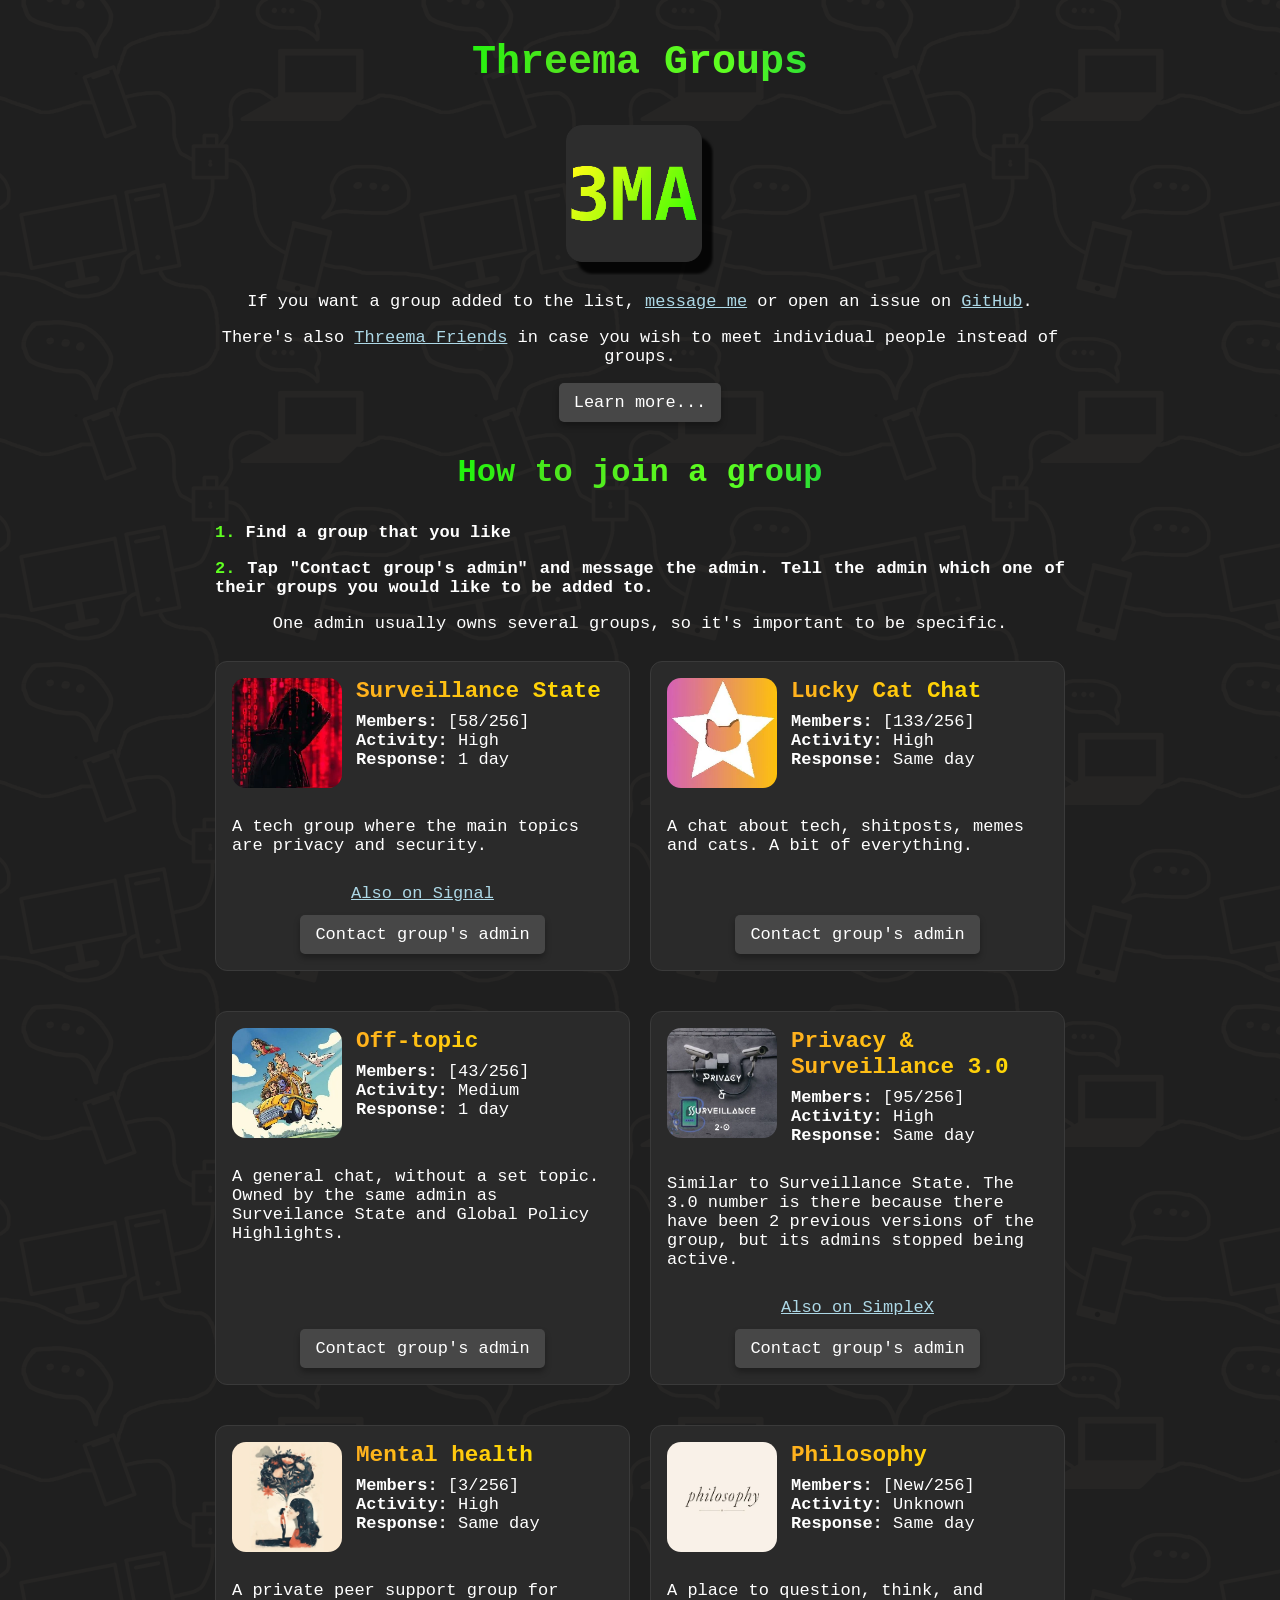
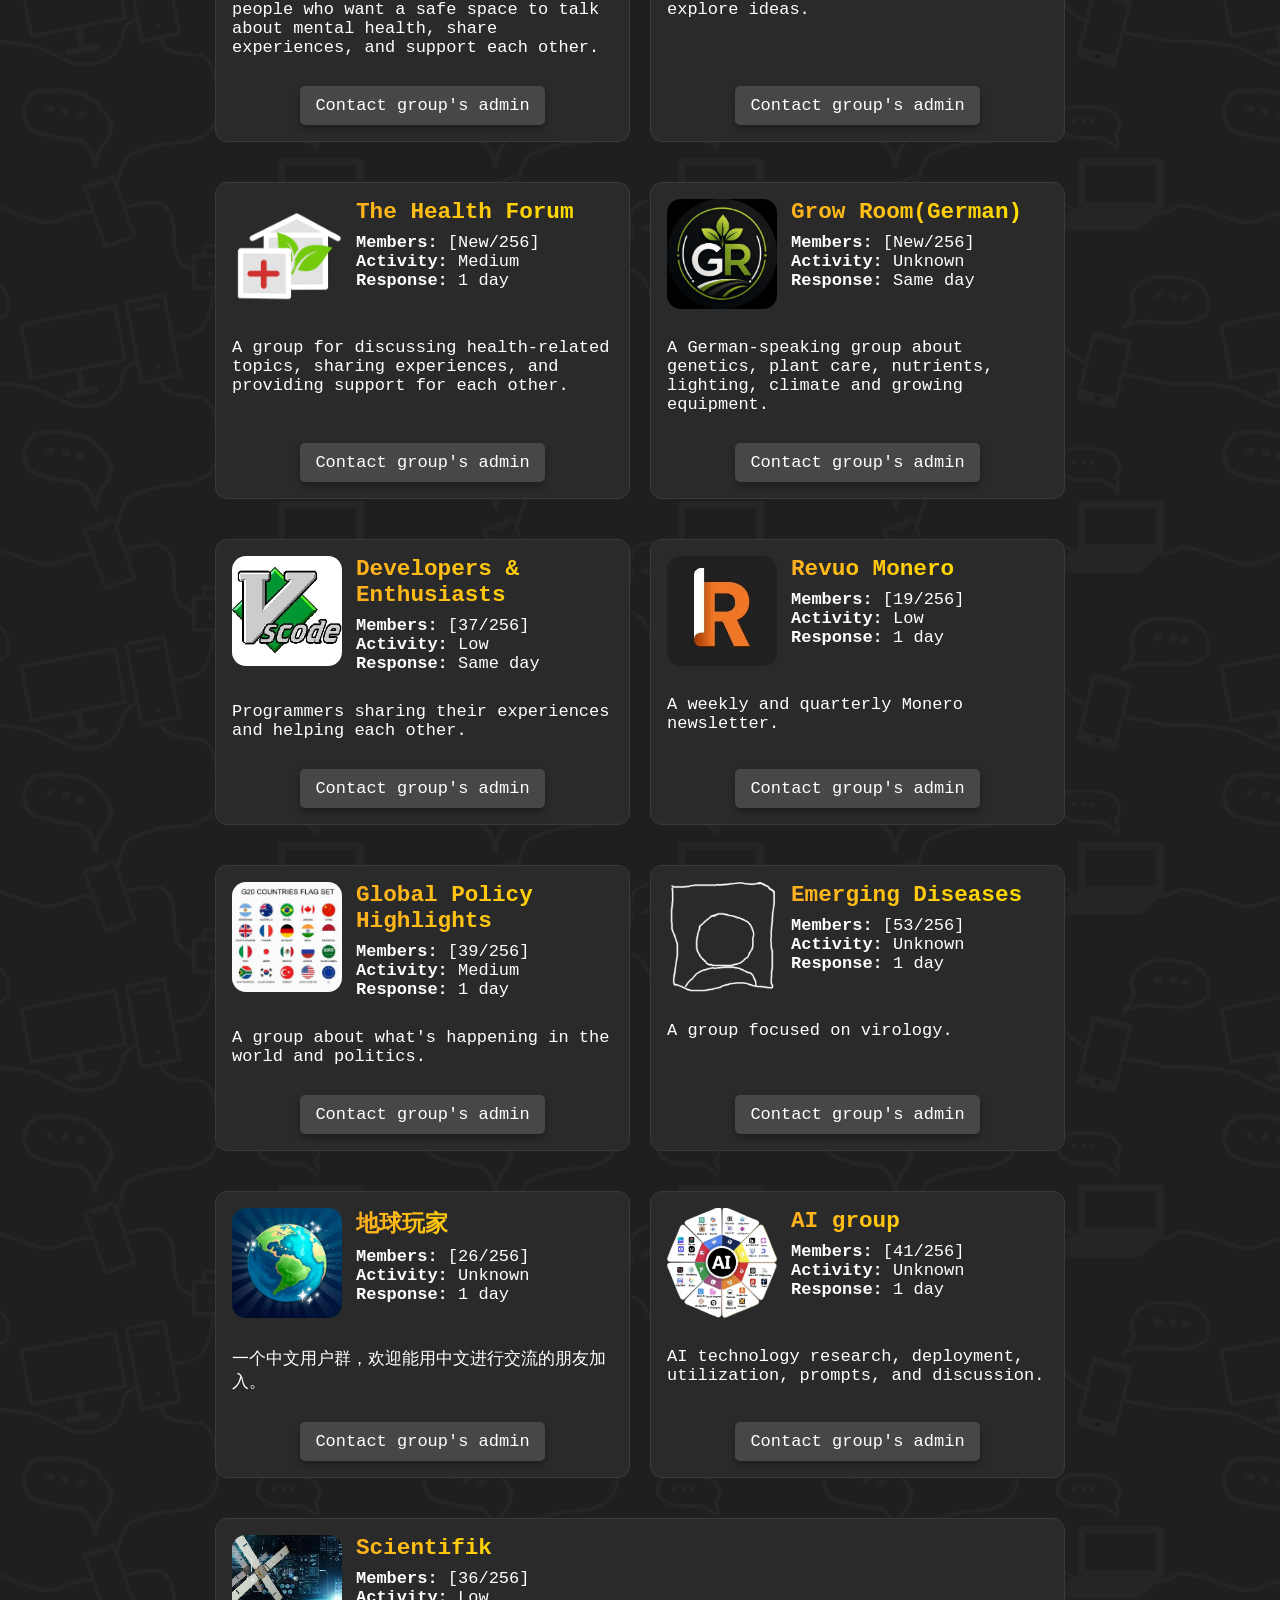
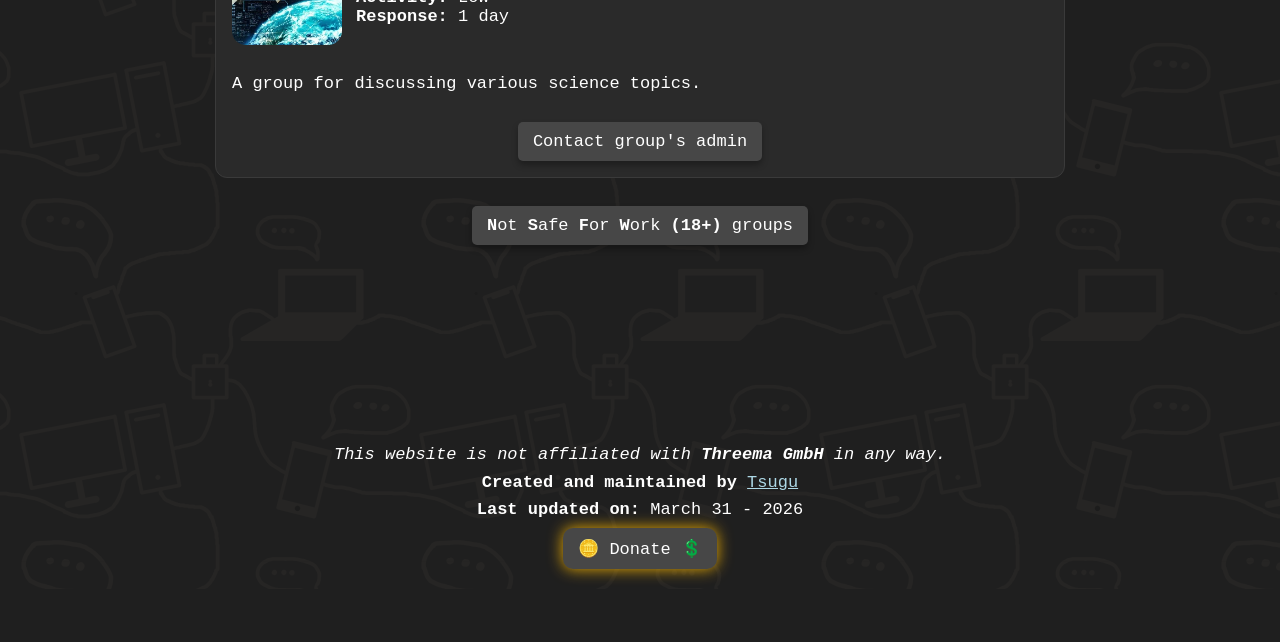
<file: index.html>
<!DOCTYPE html>
<html lang=en>
    <head>
        <title>Threema Groups - List of every public group</title>
        <meta charset="utf-8"/>
        <link rel="icon" type="image/x-icon" href="3ma.png">
        <link rel='stylesheet' type='text/css' href='style.css'>
        <meta name="viewport" content="width=device-width, initial-scale=1">
        <meta name='description' content='A curated list of groups on the messaging app Threema. Anyone can submit their own Threema group too. All of the groups listed here are active and rated. Public threema group list.'>
        <meta property="og:title" content="Threema Groups">
        <meta property="og:description" content="A curated list of groups on the messaging app Threema. Anyone can submit their own Threema group too. All of the groups listed here are active.">
        <meta property="og:image" content="/3ma.png">
        <meta property="og:url" content="https://threemagroups.xyz">
        <meta property="og:type" content="website">
        <meta property="og:locale" content="en_US">
    </head>
<body>
    <!-- ANNOUNCEMENTS CAN BE PUT HERE
    <hr>
    <p class="kontakt">Just a test</p>
    <hr> 
    -->
    <main>
    <h1>Threema Groups</h1>
        
    <a href="https://threema.ch" target="_blank" rel="noopener noreferrer">
        <img src="3ma2.png" alt="Threema logo" width="auto" height="150" class="logo">
    </a>
    <div class="kontakt">
        <p>If you want a group added to the list, <a href="https://threema.id/33SUHC8P">message me</a> or open an issue on <a href="https://github.com/Tsu-gu/Tsu-gu.github.io">GitHub</a>.</p>
        <p>There's also <a href="https://threema.notion.site/" target="_blank" rel="noopener noreferrer">Threema Friends</a> in case you wish to meet individual people instead of groups.</p>
        <p><a href="learn.html" class="join-button">Learn more...</a></p>
    </div>
    <h2>How to join a group</h2>
    <p class="allign"><b><span class="step-number">1.</span> Find a group that you like</b></p>
    <p class="allign"><b><span class="step-number">2.</span> Tap "Contact group's admin" and message the admin. Tell the admin which one of their groups you would like to be added to.</b></p>
    <p class="kontakt">One admin usually owns several groups, so it's important to be specific.</p>
    <br>

    <!--The groups-->
    <div class="groups-container">

        <div class="group-item">
            <div class="group-top">
                <img src="surveillance-state.webp" alt="Surveillance State group icon">
                <div class="group-info">
                    <h3>Surveillance State</h3>
                    <div class="group-badges">
                        <span><b>Members:</b> [58/256]</span><br>
                        <span><b>Activity:</b> High</span><br>
                        <span class="badge badge-response"><b>Response:</b> 1 day</span>
                    </div>
                </div>
            </div>
            <p class="group-description">A tech group where the main topics are privacy and security.</p>
             <a href="https://signal.group/#CjQKIJ3IiLZ9-aUqyYBr_i8EV7pGhBeTYyT1BIAvtIGKzbHVEhBHFgOkX8JBk3SOwz6CMdCt">Also on Signal</a>

            <div class="group-buttons">
                <a href="https://threema.id/XENJFKT6" class="join-button">Contact group's admin</a>
            </div>
        </div>

        <div class="group-item">
            <div class="group-top">
                <img src="luckycat.webp" alt="Lucky Cat Chat group icon">
                <div class="group-info">
                    <h3>Lucky Cat Chat</h3>
                    <div class="group-badges">
                        <span><b>Members:</b> [133/256]</span><br>
                        <span><b>Activity:</b> High</span><br>
                        <span><b>Response:</b> Same day</span>
                    </div>
                </div>
            </div>
            <p class="group-description">A chat about tech, shitposts, memes and cats. A bit of everything.</p>
            <div class="group-buttons">
                <a href="https://threema.id/6CH24JJE" class="join-button">Contact group's admin</a>
            </div>
        </div>

        <div class="group-item">
            <div class="group-top">
                <img src="offtopic.webp" alt="Off-topic group icon">
                <div class="group-info">
                    <h3>Off-topic</h3>
                    <div class="group-badges">
                        <span><b>Members:</b> [43/256]</span><br>
                        <span><b>Activity:</b> Medium</span><br>
                        <span><b>Response:</b> 1 day</span>
                    </div>
                </div>
            </div>
            <p class="group-description">A general chat, without a set topic. Owned by the same admin as Surveilance State and Global Policy Highlights.</p>
            <div class="group-buttons">
                <a href="https://threema.id/XENJFKT6" class="join-button">Contact group's admin</a>
            </div>
        </div>

        <div class="group-item">
            <div class="group-top">
                <img src="privacyandsurveillance2.webp" alt="Privacy & Surveillance 3.0 group icon">
                <div class="group-info">
                    <h3>Privacy & Surveillance 3.0</h3>
                    <div class="group-badges">
                        <span><b>Members:</b> [95/256]</span><br>
                        <span><b>Activity:</b> High</span><br>
                        <span><b>Response:</b> Same day</span>
                    </div>
                </div>
            </div>
            <p class="group-description">Similar to Surveillance State. The 3.0 number is there because there have been 2 previous versions of the group, but its admins stopped being active.</p>
            <a href="https://simplex.chat/contact#/?v=2-7&smp=smp%3A%2F%2FSkIkI6EPd2D63F4xFKfHk7I1UGZVNn6k1QWZ5rcyr6w%3D%40smp9.simplex.im%2F7tQeFm8Q25305GTp-2w-tF2iyi367_wj%23%2F%3Fv%3D1-3%26dh%3DMCowBQYDK2VuAyEARY97VbjF5By0NPeYfqQEEDjyMCYKaROUF5-73P0Fvh8%3D%26srv%3Djssqzccmrcws6bhmn77vgmhfjmhwlyr3u7puw4erkyoosywgl67slqqd.onion">Also on SimpleX</a>
            <div class="group-buttons">
                <a href="https://threema.id/S6WK7SK3" class="join-button">Contact group's admin</a>
                
            </div>
        </div>
        <div class="group-item">
            <div class="group-top">
                <img src="mentalhealth.webp" alt="Mental health group icon">
                <div class="group-info">
                    <h3>Mental health</h3>
                    <div class="group-badges">
                        <span><b>Members:</b> [3/256]</span><br>
                        <span><b>Activity:</b> High</span><br>
                        <span><b>Response:</b> Same day</span>
                    </div>
                </div>
            </div>
            <p class="group-description">A private peer support group for people who want a safe space to talk about mental health, share experiences, and support each other.</p>
            <div class="group-buttons">
                <a href="https://threema.id/KRZ38WDE" class="join-button">Contact group's admin</a>
            </div>
        </div>
        <div class="group-item">
            <div class="group-top">
                <img src="philosphy.webp" alt="Developers & Enthusiasts group icon">
                <div class="group-info">
                    <h3>Philosophy</h3>
                    <div class="group-badges">
                        <span><b>Members:</b> [New/256]</span><br>
                        <span><b>Activity:</b> Unknown</span><br>
                        <span><b>Response:</b> Same day</span>
                    </div>
                </div>
            </div>
            <p class="group-description">A place to question, think, and explore ideas.
</p>
            <div class="group-buttons">
                <a href="https://threema.id/DYYVR2EM" class="join-button">Contact group's admin</a>
            </div>
        </div>
        <div class="group-item">
            <div class="group-top">
                <img src="health.png" alt="Health group icon">
                <div class="group-info">
                    <h3>The Health Forum</h3>
                    <div class="group-badges">
                        <span><b>Members:</b> [New/256]</span><br>
                        <span><b>Activity:</b> Medium</span><br>
                        <span><b>Response:</b> 1 day</span>
                    </div>
                </div>
            </div>
            <p class="group-description">A group for discussing health-related topics, sharing experiences, and providing support for each other.</p>
            <div class="group-buttons">
                <a href="https://threema.id/BASW6UXD" class="join-button">Contact group's admin</a>
            </div>
        </div>
 
        
        <div class="group-item">
            <div class="group-top">
                <img src="garden.jpg" alt="Developers & Enthusiasts group icon">
                <div class="group-info">
                    <h3>Grow Room(German)</h3>
                    <div class="group-badges">
                        <span><b>Members:</b> [New/256]</span><br>
                        <span><b>Activity:</b> Unknown</span><br>
                        <span><b>Response:</b> Same day</span>
                    </div>
                </div>
            </div>
            <p class="group-description">A German-speaking group about genetics, plant care, nutrients, lighting, climate and growing equipment.</p>
            <div class="group-buttons">
                <a href="https://threema.id/AF9ENXMU" class="join-button">Contact group's admin</a>
            </div>
        </div>
<div class="group-item">
            <div class="group-top">
                <img src="developers.webp" alt="Developers & Enthusiasts group icon">
                <div class="group-info">
                    <h3>Developers & Enthusiasts</h3>
                    <div class="group-badges">
                        <span><b>Members:</b> [37/256]</span><br>
                        <span><b>Activity:</b> Low</span><br>
                        <span><b>Response:</b> Same day</span>
                    </div>
                </div>
            </div>
            <p class="group-description">Programmers sharing their experiences and helping each other.</p>
            <div class="group-buttons">
                <a href="https://threema.id/FE7JUSWZ" class="join-button">Contact group's admin</a>
            </div>
        </div>
        <div class="group-item">
            <div class="group-top">
                <img src="revuo.webp" alt="Revuo Monero group icon">
                <div class="group-info">
                    <h3>Revuo Monero</h3>
                    <div class="group-badges">
                        <span><b>Members:</b> [19/256]</span><br>
                        <span><b>Activity:</b> Low</span><br>
                        <span><b>Response:</b> 1 day</span>
                    </div>
                </div>
            </div>
            <p class="group-description">A weekly and quarterly Monero newsletter.</p>
            <div class="group-buttons">
                <a href="https://threema.id/Y99DFWMR" class="join-button">Contact group's admin</a>
            </div>
        </div>

        <div class="group-item">
            <div class="group-top">
                <img src="global.webp" alt="Global Policy Highlights group icon">
                <div class="group-info">
                    <h3>Global Policy Highlights</h3>
                    <div class="group-badges">
                        <span><b>Members:</b> [39/256]</span><br>
                        <span><b>Activity:</b> Medium</span><br>
                        <span><b>Response:</b> 1 day</span>
                    </div>
                </div>
            </div>
            <p class="group-description">A group about what's happening in the world and politics.</p>
            <div class="group-buttons">
                <a href="https://threema.id/XENJFKT6" class="join-button">Contact group's admin</a>
            </div>
        </div>

        <div class="group-item">
            <div class="group-top">
                <img src="empty.webp" alt="Emerging Diseases group icon">
                <div class="group-info">
                    <h3>Emerging Diseases</h3>
                    <div class="group-badges">
                        <span><b>Members:</b> [53/256]</span><br>
                        <span><b>Activity:</b> Unknown</span><br>
                        <span><b>Response:</b> 1 day</span>
                    </div>
                </div>
            </div>
            <p class="group-description">A group focused on virology.</p>
            <div class="group-buttons">
                <a href="https://threema.id/XENJFKT6" class="join-button">Contact group's admin</a>
            </div>
        </div>

        <div class="group-item">
            <div class="group-top">
                <img src="earth.webp" alt="地球玩家 group icon">
                <div class="group-info">
                    <h3>地球玩家</h3>
                    <div class="group-badges">
                        <span><b>Members:</b> [26/256]</span><br>
                        <span><b>Activity:</b> Unknown</span><br>
                        <span><b>Response:</b> 1 day</span>
                    </div>
                </div>
            </div>
            <p class="group-description">一个中文用户群，欢迎能用中文进行交流的朋友加入。</p>
            <div class="group-buttons">
                <a href="https://threema.id/XVFKDZXT" class="join-button">Contact group's admin</a>
            </div>
        </div>

        <div class="group-item">
            <div class="group-top">
                <img src="ai.webp" alt="AI group icon">
                <div class="group-info">
                    <h3>AI group</h3>
                    <div class="group-badges">
                        <span><b>Members:</b> [41/256]</span><br>
                        <span><b>Activity:</b> Unknown</span><br>
                        <span"><b>Response:</b> 1 day</span>
                    </div>
                </div>
            </div>
            <p class="group-description">AI technology research, deployment, utilization, prompts, and discussion.</p>
            <div class="group-buttons">
                <a href="https://threema.id/XVFKDZXT" class="join-button">Contact group's admin</a>
            </div>
        </div>

        <div class="group-item">
            <div class="group-top">
                <img src="scientifik.webp" alt="Scientifik group icon">
                <div class="group-info">
                    <h3>Scientifik</h3>
                    <div class="group-badges">
                        <span><b>Members:</b> [36/256]</span><br>
                        <span><b>Activity:</b> Low</span><br>
                        <span><b>Response:</b> 1 day</span>
                    </div>
                </div>
            </div>
            <p class="group-description">A group for discussing various science topics.</p>
            <div class="group-buttons">
                <a href="https://threema.id/XENJFKT6" class="join-button">Contact group's admin</a>
            </div>
        </div>



    </div>
                <p class="kontakt"><a href="nsfw.html" class="join-button"><b>N</b>ot <b>S</b>afe <b>F</b>or <b>W</b>ork <b>(18+)</b> groups</a></p>

    </main>

    <footer>
        <p class="kontakt"><i>This website is not affiliated with <b>Threema GmbH</b> in any way.</i></p>
        <p class="kontakt"><b>Created and maintained by </b><a href="https://tsugu.xyz">Tsugu</a></p>
        <p class="kontakt"><b>Last updated on:</b> March 31 - 2026</p>
        <div class="kontakt">
            <a href="tipjar.html" class="join-button-donate">
                <span class="spinning-coin">🪙</span> Donate <span class="spinning-coin">💲</span>
            </a>
        </div>
    </footer>
</body>
</html>
</file>
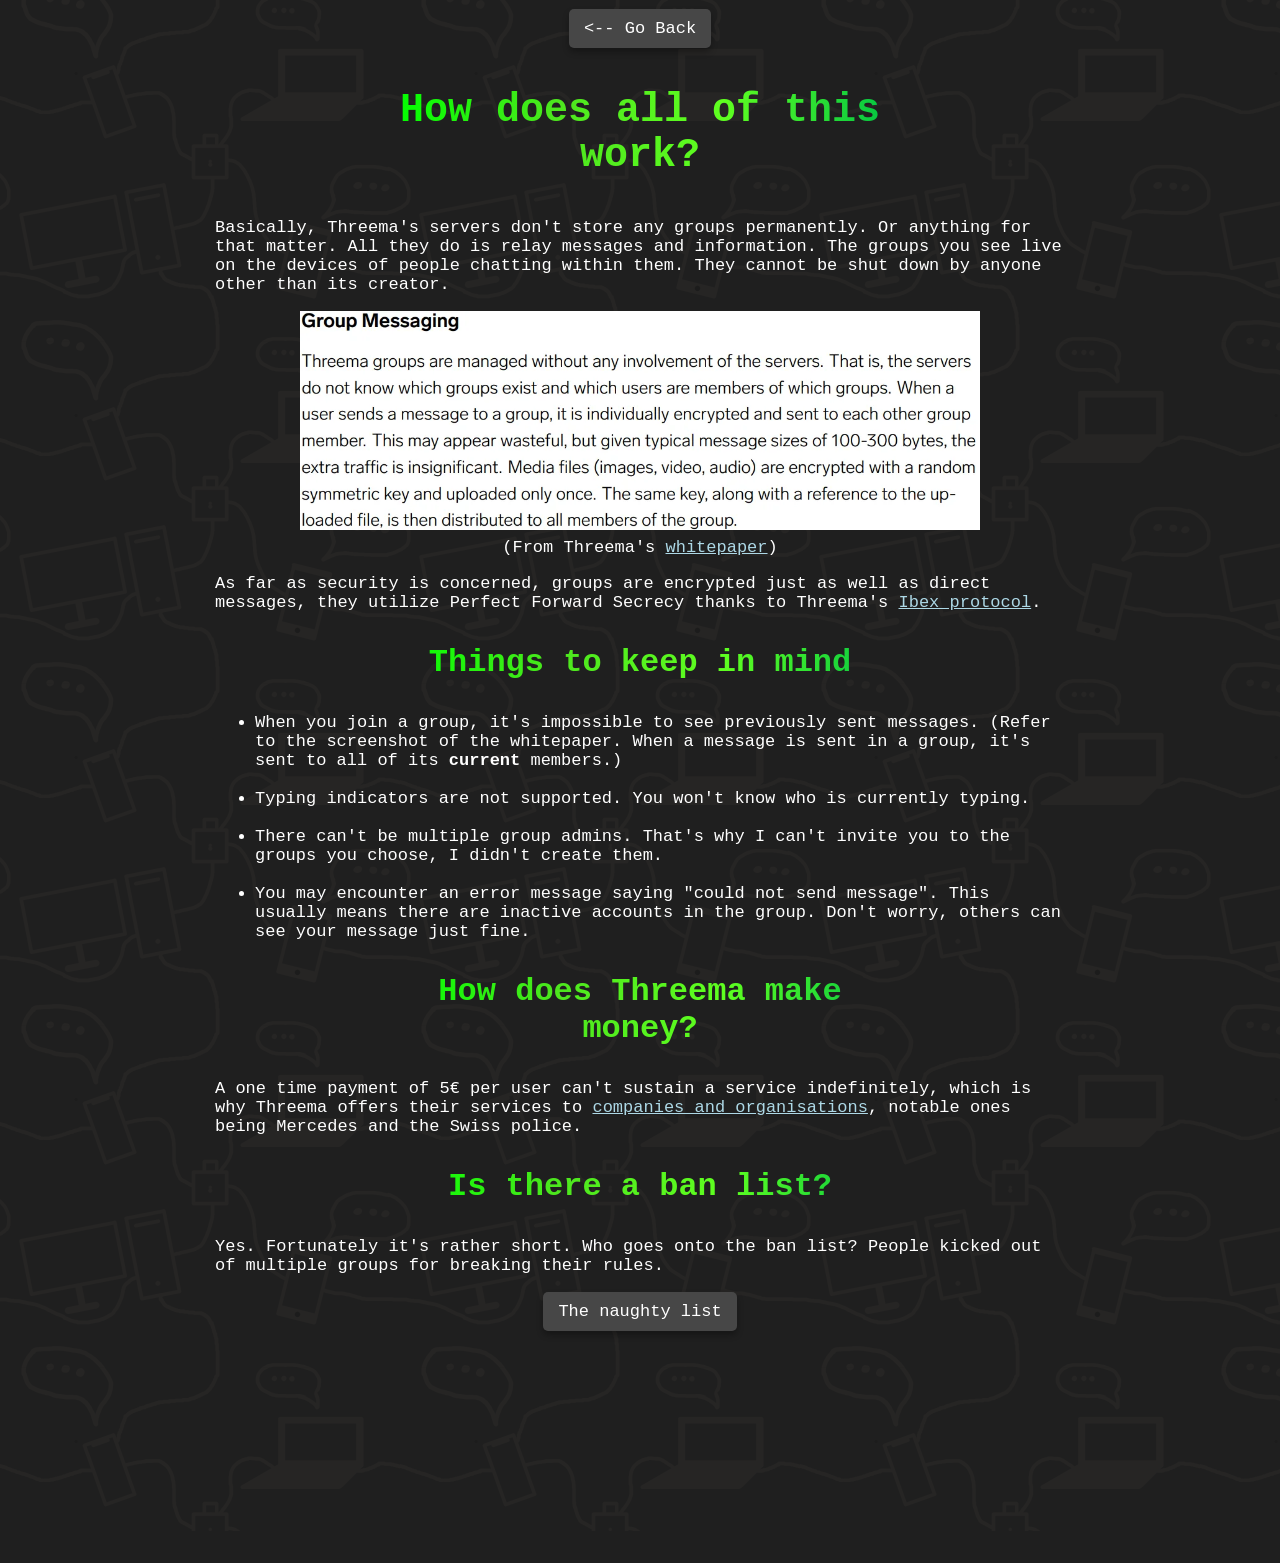
<file: learn.html>
<!DOCTYPE html>
<html lang=en>
    <head>
        <title>Learn more</title>
        <meta charset="utf-8"/>
        <link rel="icon" type="image/x-icon" href="3ma.png">
        <link rel='stylesheet' type='text/css' href='style.css'>
        <meta name="viewport" content="width=device-width, initial-scale=1">
        <meta name='description' content='Are you interested in Threema, and wonder how does all of this work? You have visited the right page.'>
        <meta property="og:title" content="Threema Groups">
        <meta property="og:description" content="Are you interested in Threema, and wonder how does all of this work? You have visited the right page.">
        <meta property="og:image" content="/3ma.png">
        <meta property="og:url" content="https://threemagroups.xyz">
        <meta property="og:type" content="website">
        <meta property="og:locale" content="en_US">
    </head>
<body>


    <main>
        <p class="kontakt"><a href="index.html" class="join-button">&#60;-- Go Back</a></p>

    <h1>How does all of this work?</h1>
        
    <p>Basically, Threema's servers don't store any groups permanently. Or anything for that matter. All they do is relay messages and information. The groups you see live on the devices of people chatting within them. They cannot be shut down by anyone other than its creator.</p>
  <img src="whitepaper1.webp" class="imgmobile80">
  <p class="kontakt">(From Threema's <a href="https://threema.ch/press-files/2_documentation/cryptography_whitepaper.pdf">whitepaper</a>)</p>
    <p>As far as security is concerned, groups are encrypted just as well as direct messages, they utilize Perfect Forward Secrecy thanks to Threema's <a href="https://threema.ch/en/blog/posts/security-proof-ibex">Ibex protocol</a>.</p>

    <h2>Things to keep in mind</h2>
    <ul>
    <li>When you join a group, it's impossible to see previously sent messages. (Refer to the screenshot of the whitepaper. When a message is sent in a group, it's sent to all of its <b>current</b> members.)</li>
    <br>
    <li>Typing indicators are not supported. You won't know who is currently typing.</li>
    <br>
    <li>There can't be multiple group admins. That's why I can't invite you to the groups you choose, I didn't create them.</li>
    <br>
    <li>You may encounter an error message saying "could not send message". This usually means there are inactive accounts in the group. Don't worry, others can see your message just fine.</li>
</ul>

<h2>How does Threema make money?</h2>
<p>A one time payment of 5€ per user can't sustain a service indefinitely, which is why Threema offers their services to <a href="https://threema.ch/en/work/clients">companies and organisations</a>, notable ones being Mercedes and the Swiss police. </p>

<h2>Is there a ban list?</h2>
<p>Yes. Fortunately it's rather short. Who goes onto the ban list? People kicked out of multiple groups for breaking their rules.</p>
<p class="kontakt"><a href="https://monogr.ph/67765fbc4b66e978db7ee72f" class="join-button">The naughty list</a></p>
</main>
</body>
</html>
</file>
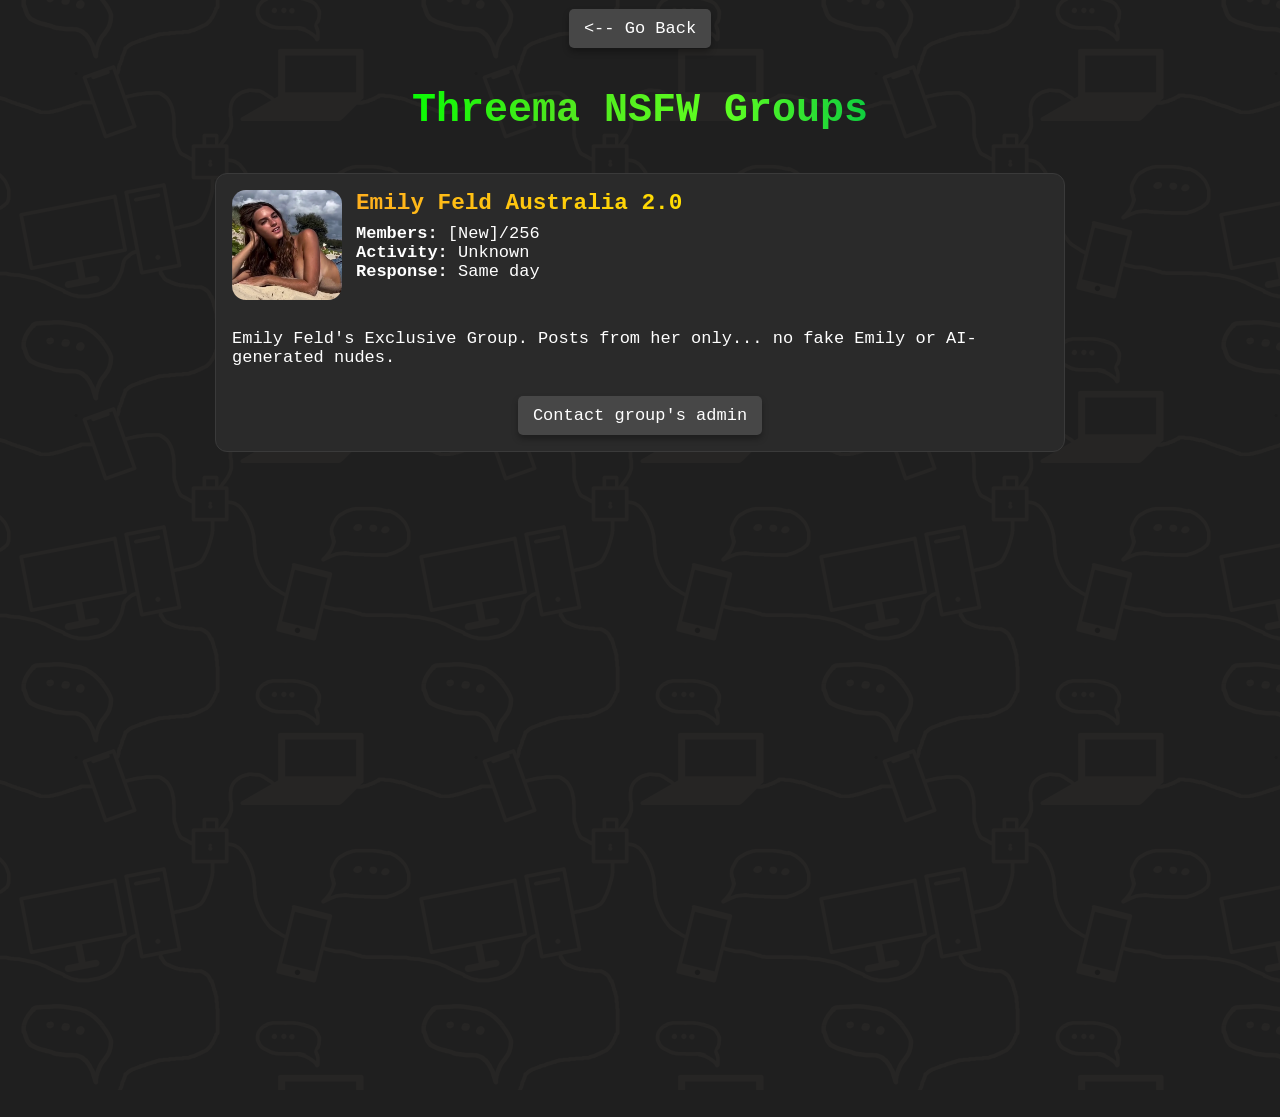
<file: nsfw.html>
<!DOCTYPE html>
<html lang=en>
    <head>
        <title>Threema Groups</title>
        <meta charset="utf-8"/>
        <link rel="icon" type="image/x-icon" href="3ma.png">
        <link rel='stylesheet' type='text/css' href='style.css'>
        <meta name="viewport" content="width=device-width, initial-scale=1">
        <meta name='description' content='A curated list of groups on the messaging app Threema. Anyone can submit their own Threema group too. All of the groups listed here are active and rated. Public threema group list.'>
    </head>

<body>
    <main>
        <p class="kontakt"><a href="index.html" class="join-button">&#60;-- Go Back</a></p>

    <h1>Threema NSFW Groups</h1>
  



<div class="groups-container">
<!-- <div class="group-item">
            <div class="group-top">
                <img src="afterdark.webp" alt="Surveillance State group icon">
                <div class="group-info">
                    <h3>After Dark</h3>
                    <div class="group-badges">
                        <span><b>Members:</b> 75/256</span><br>
                        <span><b>Activity:</b> High</span><br>
                        <span><b>Response:</b> Same day</span>
                    </div>
                </div>
            </div>
            <p class="group-description">A group where you can talk about adult topics. Friendly reminder that this is not pornhub and if you expect people to spam porn just for you, you will have a terrible time.</p>

            <div class="group-buttons">
                <a href="https://threema.id/33SUHC8P" class="join-button">Contact group's admin</a>
            </div>
        </div> -->
<div class="group-item">
            <div class="group-top">
                <img src="nsfw2.jpeg" alt="Surveillance State group icon">
                <div class="group-info">
                    <h3>Emily Feld Australia 2.0</h3>
                    <div class="group-badges">
                        <span><b>Members:</b> [New]/256</span><br>
                        <span><b>Activity:</b> Unknown</span><br>
                        <span><b>Response:</b> Same day</span>
                    </div>
                </div>
            </div>
            <p class="group-description">Emily Feld's Exclusive Group. Posts from her only... no fake Emily or AI-generated nudes.</p>

            <div class="group-buttons">
                <a href="https://threema.id/SR3MFT8S" class="join-button">Contact group's admin</a>
            </div>
        </div>


</div>




<br>
<br>
<br>
<br>
<br>
<br>
<br>
<br>
<br>
<br>
<br>
<br>
<br>
<br>
<br>
<br>
<br>
<br>
<br>
<br>
<br>
<br>


   </main>
</body>
</html>
</file>
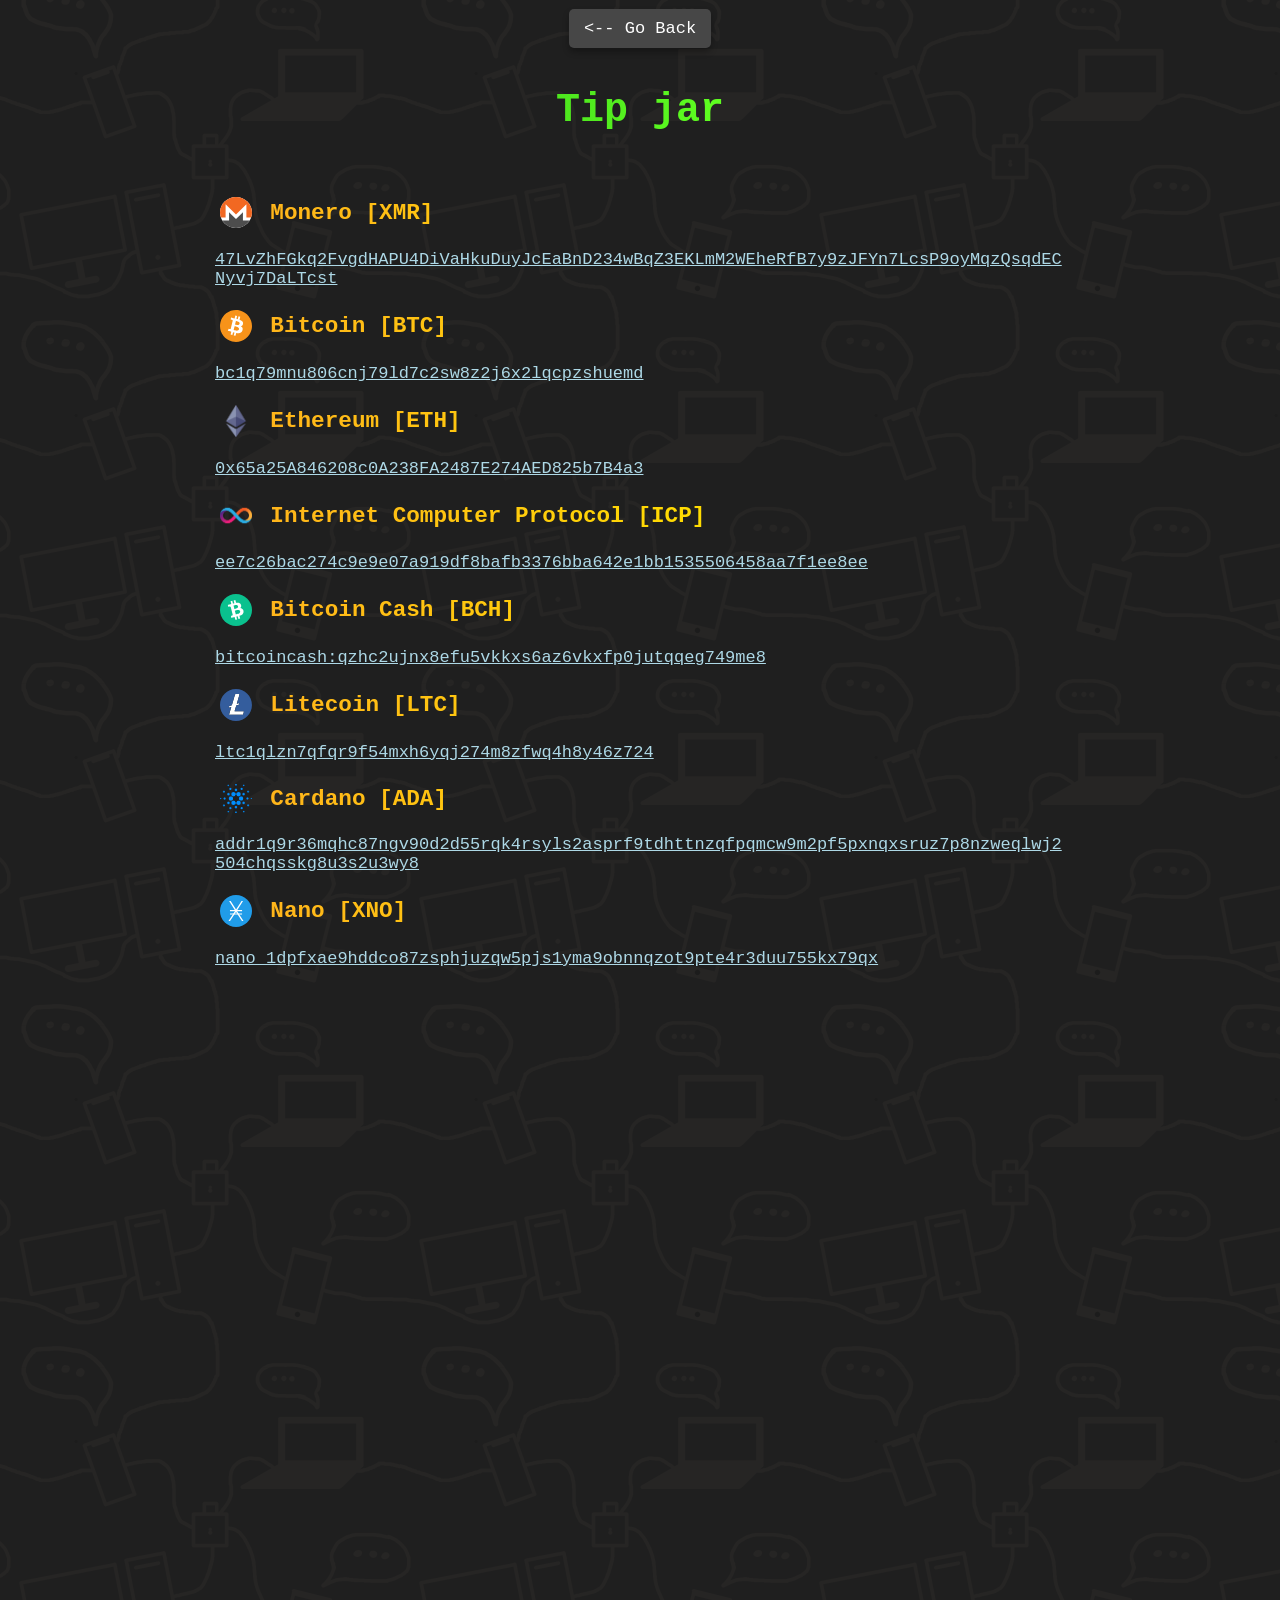
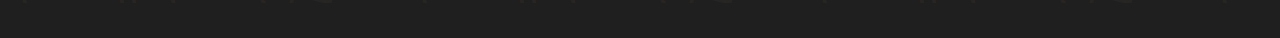
<file: tipjar-old.html>
<!DOCTYPE html>
<html lang=en>
    <head>
        <title>Threema Groups</title>
        <meta charset="utf-8"/>
        <link rel="icon" type="image/x-icon" href="3ma.png">
        <link rel='stylesheet' type='text/css' href='style.css'>
        <meta name="viewport" content="width=device-width, initial-scale=1">
        <meta name='description' content='A curated list of groups on the messaging app Threema. Anyone can submit their own Threema group too.'>
       
    </head>

<body>
    <main>
        <p class="kontakt"><a href="tipjar.html" class="join-button">&#60;-- Go Back</a></p>

        <h1>Tip jar</h1>
        <br>

        <h3><img src="monero.svg"> Monero [XMR]</h3>
        <p><a href="moneroqr.png" style="overflow-wrap:break-word;">47LvZhFGkq2FvgdHAPU4DiVaHkuDuyJcEaBnD234wBqZ3EKLmM2WEheRfB7y9zJFYn7LcsP9oyMqzQsqdECNyvj7DaLTcst</a></p>

        <h3><img src="bitcoin.svg"> Bitcoin [BTC]</h3>
        <p><a href="btcqr.png" style="overflow-wrap:break-word;">bc1q79mnu806cnj79ld7c2sw8z2j6x2lqcpzshuemd</a></p>

        <h3><img src="eth.webp"> Ethereum [ETH]</h3>
        <p><a href="ethqr.png" style="overflow-wrap:break-word;">0x65a25A846208c0A238FA2487E274AED825b7B4a3</a></p>

        <h3><img src="icp.png"> Internet Computer Protocol [ICP]</h3>
        <p><a href="icpqr.png" style="overflow-wrap:break-word;">ee7c26bac274c9e9e07a919df8bafb3376bba642e1bb1535506458aa7f1ee8ee</a></p>

        <h3><img src="bitcoincash.svg"> Bitcoin Cash [BCH]</h3>
        <p><a href="bchqr.png" style="overflow-wrap:break-word;">bitcoincash:qzhc2ujnx8efu5vkkxs6az6vkxfp0jutqqeg749me8</a></p>

        <h3><img src="litecoin.svg"> Litecoin [LTC]</h3>
        <p><a href="ltcqr.png" style="overflow-wrap:break-word;">ltc1qlzn7qfqr9f54mxh6yqj274m8zfwq4h8y46z724</a></p>

        <h3><img src="cardano.png"> Cardano [ADA]</h3>
        <p><a href="adaqr.png" style="overflow-wrap:break-word;">addr1q9r36mqhc87ngv90d2d55rqk4rsyls2asprf9tdhttnzqfpqmcw9m2pf5pxnqxsruz7p8nzweqlwj2504chqsskg8u3s2u3wy8</a></p>

        <h3><img src="nano.svg"> Nano [XNO]</h3>
        <p><a href="nanoqr.png" style="overflow-wrap:break-word;">nano_1dpfxae9hddco87zsphjuzqw5pjs1yma9obnnqzot9pte4r3duu755kx79qx</a></p>

        <br>
        <br>
        <br>
        <br>
        <br>
        <br>
        <br>
        <br>
        <br>
        <br>
        <br>
        <br>
        <br>
        <br>
        <br>
        <br>
        <br>
        <br>
        <br>
        <br>
        <br>
        <br>
    </main>
</body>
</html>
</file>
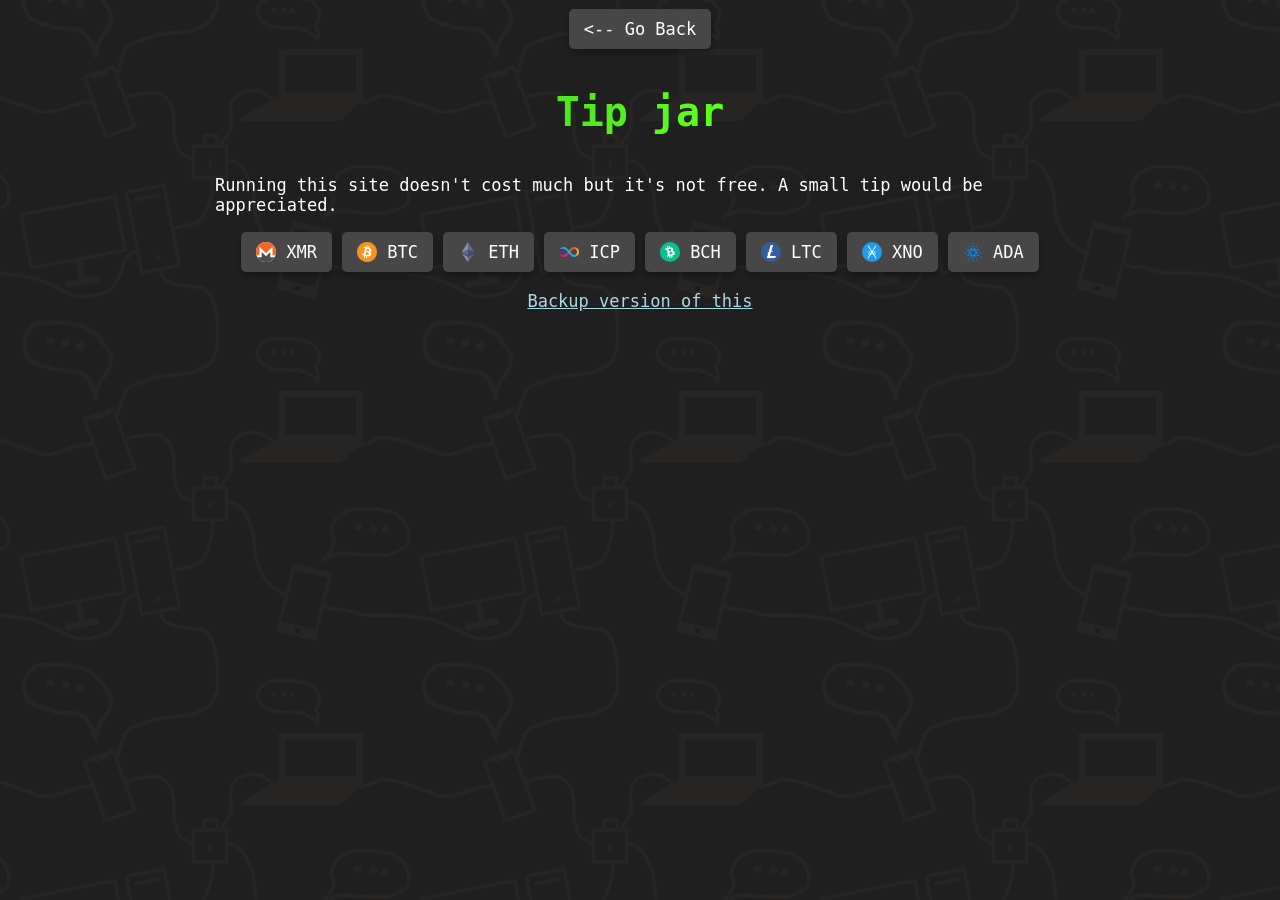
<file: tipjar.html>
<!DOCTYPE html>
<html lang="en">
  <head>
    <meta charset="utf-8" />
    <title>Tipjar</title>
    <link rel="icon" type="image/x-icon" href="images/favicon.ico" />
    <link rel="stylesheet" type="text/css" href="style.css" />
    <meta name="viewport" content="width=device-width, initial-scale=1" />
  </div>

  <script src="clipboard.js"> </script>
    
  </head>

  <body>
    <main>
      <p class="kontakt"><a href="index.html" class="join-button">&#60;-- Go Back</a></p>


      <h1>Tip jar</h1>
      <p>Running this site doesn't cost much but it's not free. A small tip would be appreciated.</p>
      <div class="kontakt">
        <div class="button-container">
          
          <a href="javascript:void(0);" class="join-button-crypto" onclick="copyToClipboard('47LvZhFGkq2FvgdHAPU4DiVaHkuDuyJcEaBnD234wBqZ3EKLmM2WEheRfB7y9zJFYn7LcsP9oyMqzQsqdECNyvj7DaLTcst')">
            <img src="monero.svg" alt="Monero" /> XMR
          </a>
          <a href="javascript:void(0);" class="join-button-crypto" onclick="copyToClipboard('bc1q79mnu806cnj79ld7c2sw8z2j6x2lqcpzshuemd')">
            <img src="bitcoin.svg" alt="Bitcoin" /> BTC
          </a>
          <a href="javascript:void(0);" class="join-button-crypto" onclick="copyToClipboard('0x65a25A846208c0A238FA2487E274AED825b7B4a3')">
            <img src="eth.webp" alt="Ethereum" /> ETH
          </a>
          <a href="javascript:void(0);" class="join-button-crypto" onclick="copyToClipboard('ee7c26bac274c9e9e07a919df8bafb3376bba642e1bb1535506458aa7f1ee8ee')">
            <img src="icp.png" alt="ICP" /> ICP
          </a>
          <a href="javascript:void(0);" class="join-button-crypto" onclick="copyToClipboard('bitcoincash:qzhc2ujnx8efu5vkkxs6az6vkxfp0jutqqeg749me8')">
            <img src="bitcoincash.svg" alt="Bitcoin Cash" /> BCH
          </a>
          <a href="javascript:void(0);" class="join-button-crypto" onclick="copyToClipboard('ltc1qlzn7qfqr9f54mxh6yqj274m8zfwq4h8y46z724')">
            <img src="litecoin.svg" alt="Litecoin" /> LTC
          </a>
          <a href="javascript:void(0);" class="join-button-crypto" onclick="copyToClipboard('nano_1dpfxae9hddco87zsphjuzqw5pjs1yma9obnnqzot9pte4r3duu755kx79qx')">
            <img src="nano.svg" alt="Nano" /> XNO
          </a>
          <a href="javascript:void(0);" class="join-button-crypto" onclick="copyToClipboard('addr1q9r36mqhc87ngv90d2d55rqk4rsyls2asprf9tdhttnzqfpqmcw9m2pf5pxnqxsruz7p8nzweqlwj2504chqsskg8u3s2u3wy8')">
            <img src="cardano.png" alt="Cardano" /> ADA
          </a>
        </div>
      </div>
      
      <p class="kontakt"><a href="tipjar-old.html">Backup version of this</a></p>

      <!-- Notification at the top of the page -->
      <div id="copyNotification">
        <b>Address copied to clipboard</b>
      </div>
    </main>
  </body>
</html>
</file>
<file: style.css>
body {
    color: white;
    background-color: #1f1f1f;
    background-image: url("bg.png");
    margin-bottom: 10px;
    font-family: monospace;
    font-size: 17px;
}

h1 {
    text-align: center;
    color: lime;
    font-size: 30pt;
    border-bottom: none;
    max-width: 500px;
    margin: 1em auto;
    background: linear-gradient(to right, #00ff00, #4de61e, #5fff20, #02c543);
    -webkit-text-fill-color: transparent;
    -webkit-background-clip: text;
}

h2 {
    text-align: center;
    color: lime;
    font-size: 24pt;
    border-bottom: none;
    max-width: 500px;
    margin: 1em auto;
    background: linear-gradient(to right, #00ff00, #4de61e, #5fff20, #02c543);
    -webkit-text-fill-color: transparent;
    -webkit-background-clip: text;
}

h3 {
    text-align: left;
    color: deeppink;
    font-size: 17pt;
    border-bottom: none;
    max-width: 500px;
    margin: 0 0 4px 0;
    background: linear-gradient(to right, #ffb01e, #ffdd00);
    -webkit-text-fill-color: transparent;
    -webkit-background-clip: text;
}

#copyNotification {
    position: fixed;
    top: 40px;
    left: 50%;
    transform: translateX(-50%);
    background-color: rgba(48, 48, 48, 0.95);
    color: white;
    padding: 10px 20px;
    border-radius: 15px;
    font-size: 18px;
    display: none;
    z-index: 9999;
}

a {
    color: lightblue;
    text-align: center;
}

.logo {
    /*This is empty on purpose, so that when you hover over the logo it loads the other image*/
}

.logo:hover {
    content: url("3ma1.png");
}

.allign {
    text-align: justify;
}

:root {
    color-scheme: only light;
}

a:hover {
    color: white;
}

p img,
li img,
h1 img,
h3 img {
    vertical-align: middle;
    max-width: 1.4em;
    max-height: 1.4em;
    border: solid 5px transparent;
    display: inline;
}

.join-button-crypto img {
    margin-right: 10px;
    width: 20px;
    height: auto;
}

img {
    max-width: 100%;
    margin: auto;
    display: block;
    border: none;
}

main {
    margin: auto;
    font-family: monospace;
    margin-bottom: 200px;
}

.spinning-coin {
    display: inline-block;
    animation: spin 1.5s linear infinite;
}

@keyframes spin {
    from { transform: rotate(0deg); }
    to   { transform: rotate(360deg); }
}

.step-number {
    color: #5fff20;
}

/* ── Group grid ── */
.groups-container {
    display: flex;
    flex-wrap: wrap;
    gap: 20px;
    margin-bottom: 0;
}

/* ── Individual card ── */
.group-item {
    flex: 1 1 calc(50% - 10px);
    box-sizing: border-box;
    background-color: #2a2a2a;
    border: 1px solid #3a3a3a;
    border-radius: 12px;
    padding: 16px;
    display: flex;
    flex-direction: column;
    gap: 12px;
    margin-bottom: 20px;
}

/* ── Top section: icon + text side by side ── */
.group-item .group-top {
    display: flex;
    flex-direction: row;
    align-items: flex-start;
    gap: 14px;
}

.group-item .group-top img,
.group-item > img {
    /* Reset the old global centering for card images */
    width: 110px;
    height: 110px;
    object-fit: cover;
    border-radius: 14px;
    flex-shrink: 0;
    margin: 0;
    display: block;
    padding-top: 0;
}

.group-item .group-info {
    display: flex;
    flex-direction: column;
    gap: 4px;
    justify-content: center;
}

.group-item .group-info h3 {
    margin: 0 0 4px 0;
    text-align: left;
}

.group-item .group-info p {
    margin: 0;
    text-align: left;
}

/* ── Buttons row at the bottom ── */
.group-item .group-buttons {
    display: flex;
    flex-wrap: wrap;
    gap: 8px;
    margin-top: auto;
        justify-content: center;

}

/* Backwards compat: if someone puts .kontakt p directly in group-item */
.group-item > p.kontakt {
    text-align: left;
    margin: 0;
}

/* ─────────────────────────────────────── */

.imgmobile80  { max-width: 80%;  margin: auto; display: block; border: none; }
.imgmobile    { max-width: 65%;  margin: auto; display: block; border: none; }
.imgmobile60  { max-width: 60%;  margin: auto; display: block; border: none; }
.imgmobile50  { max-width: 50%;  margin: auto; display: block; border: none; }
.imgmobile40  { max-width: 40%;  margin: auto; display: block; border: none; }
.imgmobile35  { max-width: 35%;  margin: auto; display: block; border: none; }
.imgmobile30  { max-width: 30%;  margin: auto; display: block; border: none; }

@media (min-width: 55em) {
    header { max-width: 900px; margin: auto; }
    main   { max-width: 850px; }
}

@media (max-width: 30em) {
    body {
        background-image: url("bg1.png");
        font-size: 16px;
    }

    .imgmobile80, .imgmobile, .imgmobile60,
    .imgmobile50, .imgmobile40, .imgmobile35, .imgmobile30 {
        max-width: 100%;
    }

    .groups-container {
        display: block;
    }

    .group-item {
        width: 100%;
        margin-bottom: 20px;
    }

    /* Keep the side-by-side layout on mobile too — just shrink the icon */
    .group-item .group-top img,
    .group-item > img {
        width: 90px;
        height: 90px;
    }
}

.kontakt {
    text-align: center;
}
p.kontakt {
    margin: 0.5em auto;
}

::-webkit-scrollbar         { width: 12px; height: 16px; }
::-webkit-scrollbar-track   { background: #1f1f1f; border-radius: 10px; }
::-webkit-scrollbar-thumb   { background: white; border-radius: 10px; border: 0px solid #f5f5f5; }
::-webkit-scrollbar-thumb:hover { background: rgb(209, 209, 209); }
::-webkit-scrollbar-corner  { background: #ddd; }

.join-button {
    padding: 10px 15px;
    color: white;
    background-color: #474747;
    border: none;
    border-radius: 5px;
    text-decoration: none;
    display: inline-block;
    text-align: center;
    transition: background-color 0.3s, box-shadow 0.2s, transform 0.2s;
    box-shadow: 0px 4px 6px rgba(0, 0, 0, 0.3);
}
.join-button:hover  { background-color: #535353; box-shadow: 0px 6px 8px rgba(0,0,0,0.4); }
.join-button:active { background-color: #3b3b3b; box-shadow: 0px 2px 4px rgba(0,0,0,0.2); transform: translateY(3px); }

.join-button-crypto {
    margin-bottom: 10px;
    padding: 10px 15px;
    color: white;
    background-color: #474747;
    border: none;
    border-radius: 5px;
    text-decoration: none;
    display: inline-flex;
    align-items: center;
    text-align: center;
    transition: background-color 0.3s, box-shadow 0.2s, transform 0.2s;
    box-shadow: 0px 4px 6px rgba(0, 0, 0, 0.3);
}
.join-button-crypto:hover  { background-color: #535353; box-shadow: 0px 6px 8px rgba(0,0,0,0.4); }
.join-button-crypto:active { background-color: #3b3b3b; box-shadow: 0px 2px 4px rgba(0,0,0,0.2); transform: translateY(3px); }

.join-button-donate {
    padding: 10px 15px;
    color: white;
    background-color: #474747;
    border: none;
    border-radius: 10px;
    text-decoration: none;
    display: inline-block;
    text-align: center;
    transition: background-color 0.3s, box-shadow 0.2s, transform 0.2s;
    box-shadow: 0px 0px 15px rgba(255, 187, 0, 0.904);
    margin-bottom: 10px;
}
.join-button-donate:hover  { background-color: #535353; box-shadow: 0px 0px 25px rgb(255,187,0); }
.join-button-donate:active { background-color: #3b3b3b; box-shadow: 0px 2px 4px rgba(0,0,0,0.2); transform: translateY(3px); }

.white { color: lime; }
</file>
